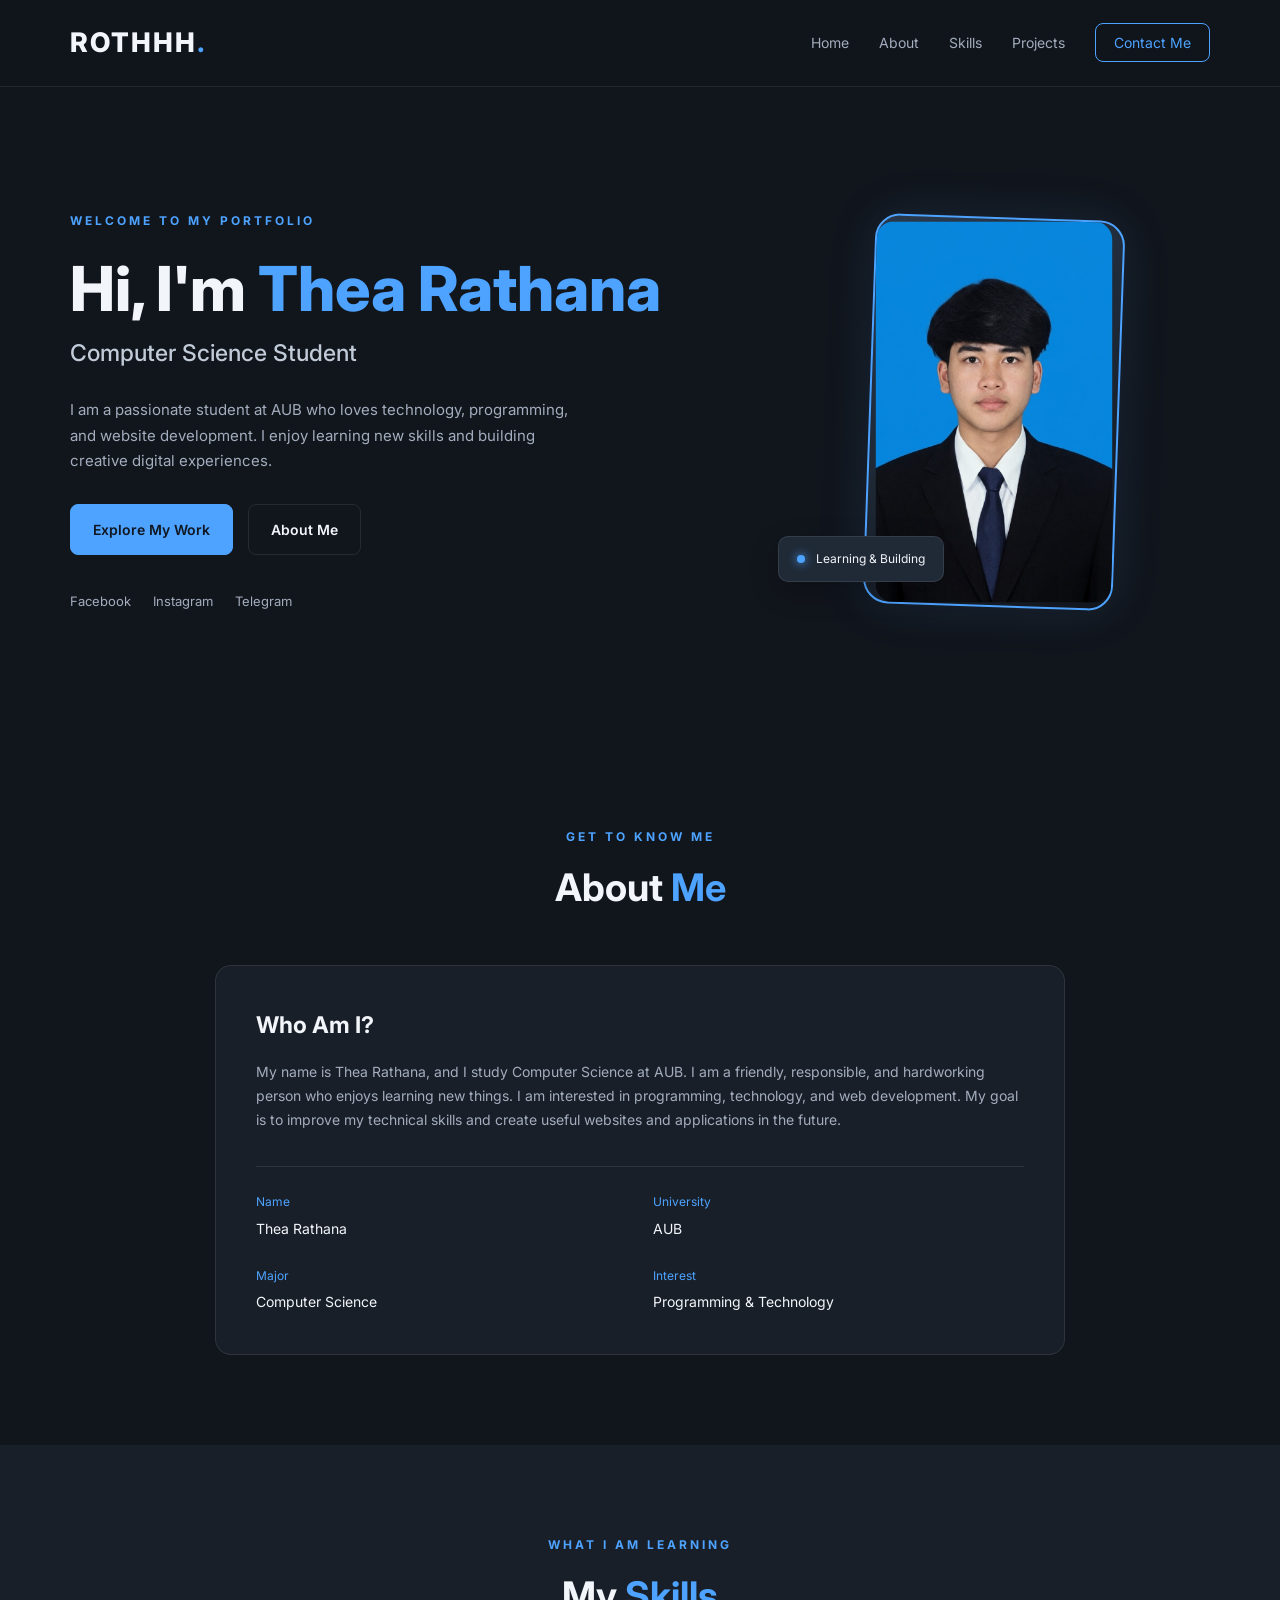
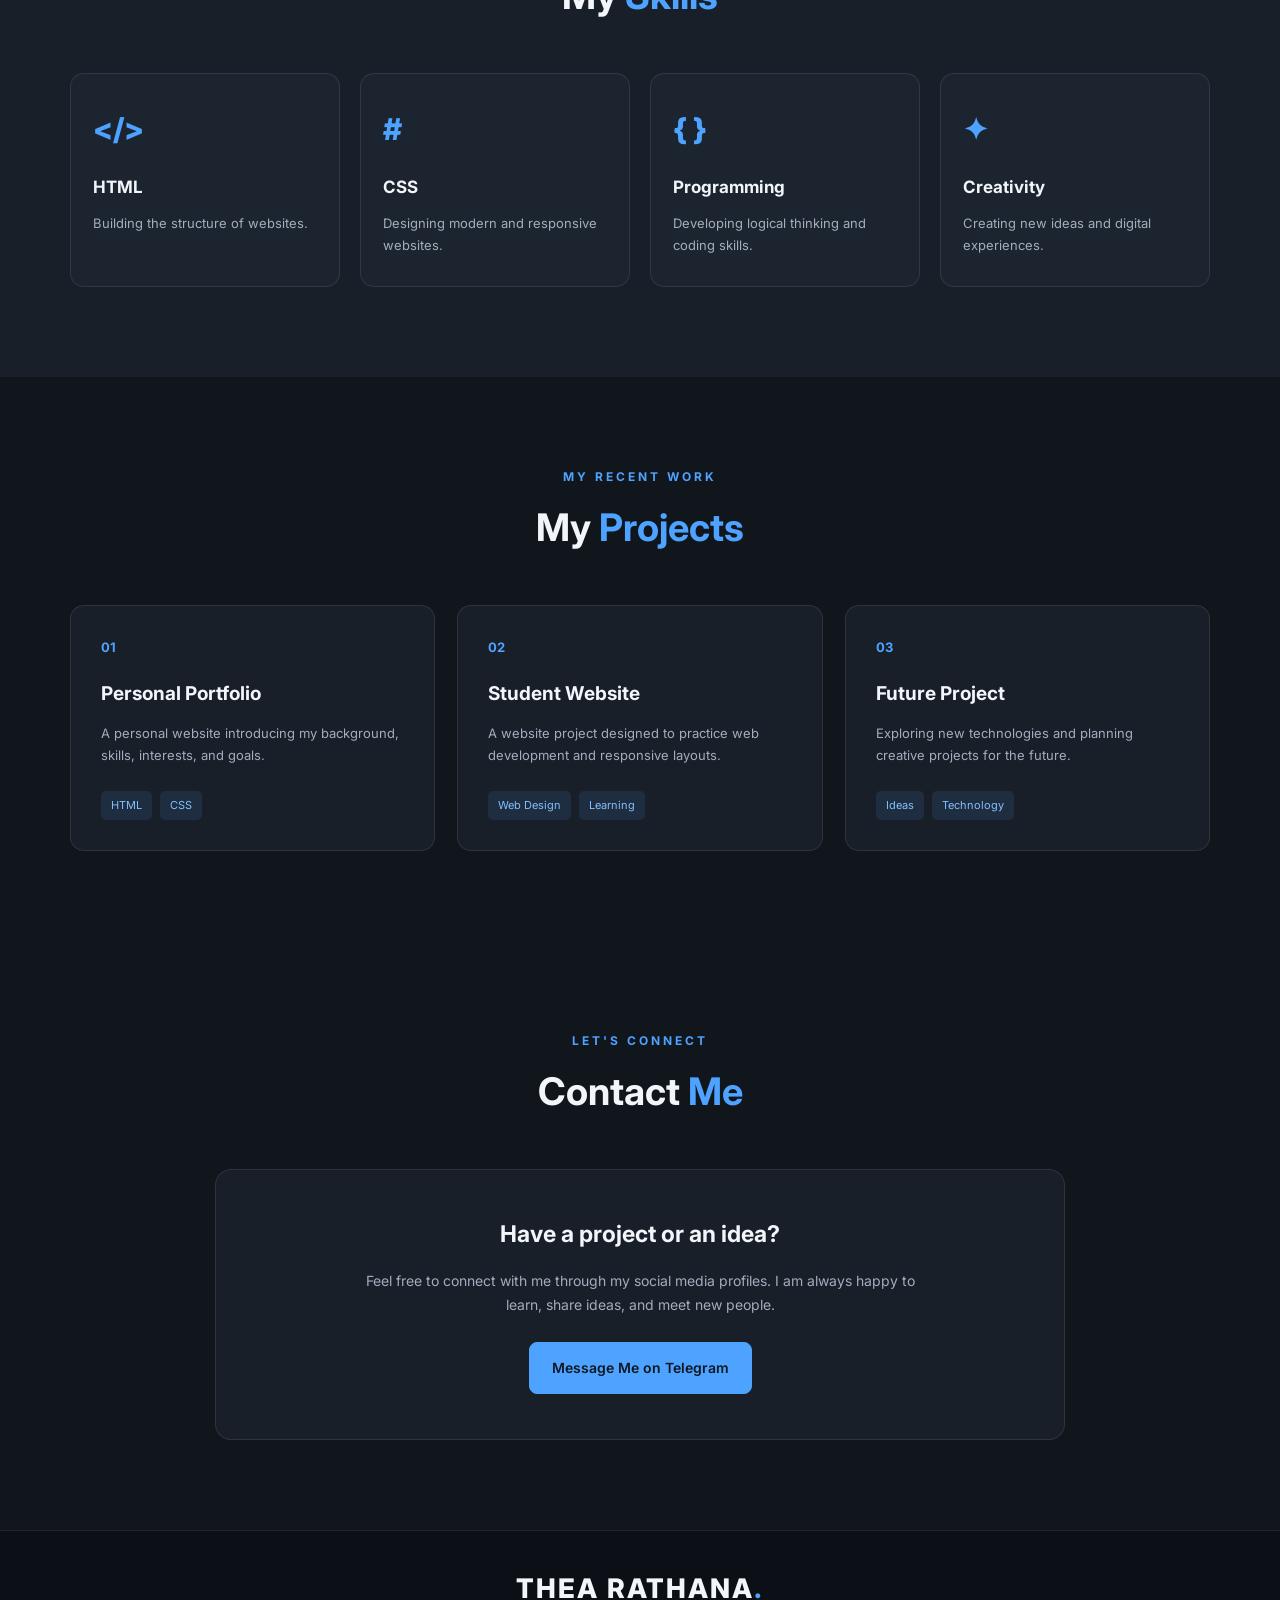
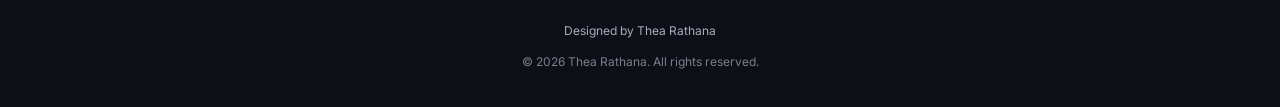
<file: index.html>
<!DOCTYPE html>
<html lang="en">

<head>
    <meta charset="UTF-8">
    <meta name="viewport" content="width=device-width, initial-scale=1.0">
    <title>Thea Rathana | Portfolio</title>
    <link rel="stylesheet" href="style.css">
    <meta name="description" content="Portfolio of Thea Rathana, web developer and designer.">
    <meta name="viewport" content="width=device-width, initial-scale=1">
    <link rel="icon" href="AUB.png">
</head>

<body>

    <!-- Navigation -->
    <header>
        <nav class="navbar">
            <a href="#" class="logo">ROTHHH<span>.</span></a>

            <ul class="nav-links">
                <li><a href="#home">Home</a></li>
                <li><a href="#about">About</a></li>
                <li><a href="#skills">Skills</a></li>
                <li><a href="#projects">Projects</a></li>
                <li><a href="#contact" class="contact-btn">Contact Me</a></li>
            </ul>
        </nav>
    </header>

    <!-- Home Section -->
    <section class="hero" id="home">

        <div class="hero-content">
            <p class="welcome">WELCOME TO MY PORTFOLIO</p>

            <h1>Hi, I'm <span>Thea Rathana</span></h1>

            <h2>Computer Science Student</h2>

            <p class="description">
                I am a passionate student at AUB who loves technology,
                programming, and website development. I enjoy learning
                new skills and building creative digital experiences.
            </p>

            <div class="hero-buttons">
                <a href="#projects" class="primary-btn">Explore My Work</a>
                <a href="#about" class="secondary-btn">About Me</a>
            </div>

            <div class="social-links">
                <a href="https://www.facebook.com/share/1F8FRuPUrd/?mibextid=wwXIfr" target="_blank">Facebook</a>
                <a href="https://www.instagram.com/roth_4nov?vrfl=dm1seHZwNWxrZ3p1&utm_source=qr"
                    target="_blank">Instagram</a>
                <a href="https://t.me/Roth_411" target="_blank">Telegram</a>
            </div>
        </div>

        <div class="hero-image">
            <div class="image-frame">
                <!-- Replace profile.jpg with your picture -->
                <img src="me.JPG" alt="Thea Rathana Profile Picture">
            </div>

            <div class="floating-card">
                <span class="status-dot"></span>
                Learning & Building
            </div>
        </div>

    </section>

    <!-- About Section -->
    <section class="section" id="about">
        <div class="section-heading">
            <p>GET TO KNOW ME</p>
            <h2>About <span>Me</span></h2>
        </div>

        <div class="about-card">
            <h3>Who Am I?</h3>

            <p>
                My name is Thea Rathana, and I study Computer Science
                at AUB. I am a friendly, responsible, and hardworking
                person who enjoys learning new things. I am interested
                in programming, technology, and web development.
                My goal is to improve my technical skills and create
                useful websites and applications in the future.
            </p>

            <div class="about-info">
                <div>
                    <span class="info-label">Name</span>
                    <span>Thea Rathana</span>
                </div>

                <div>
                    <span class="info-label">University</span>
                    <span>AUB</span>
                </div>

                <div>
                    <span class="info-label">Major</span>
                    <span>Computer Science</span>
                </div>

                <div>
                    <span class="info-label">Interest</span>
                    <span>Programming & Technology</span>
                </div>
            </div>
        </div>
    </section>

    <!-- Skills Section -->
    <section class="section skills-section" id="skills">
        <div class="section-heading">
            <p>WHAT I AM LEARNING</p>
            <h2>My <span>Skills</span></h2>
        </div>

        <div class="skills-grid">

            <div class="skill-card">
                <div class="skill-icon">&lt;/&gt;</div>
                <h3>HTML</h3>
                <p>Building the structure of websites.</p>
            </div>

            <div class="skill-card">
                <div class="skill-icon">#</div>
                <h3>CSS</h3>
                <p>Designing modern and responsive websites.</p>
            </div>

            <div class="skill-card">
                <div class="skill-icon">{ }</div>
                <h3>Programming</h3>
                <p>Developing logical thinking and coding skills.</p>
            </div>

            <div class="skill-card">
                <div class="skill-icon">✦</div>
                <h3>Creativity</h3>
                <p>Creating new ideas and digital experiences.</p>
            </div>

        </div>
    </section>

    <!-- Projects Section -->
    <section class="section" id="projects">
        <div class="section-heading">
            <p>MY RECENT WORK</p>
            <h2>My <span>Projects</span></h2>
        </div>

        <div class="projects-grid">

            <div class="project-card">
                <div class="project-number">01</div>
                <h3>Personal Portfolio</h3>
                <p>
                    A personal website introducing my background,
                    skills, interests, and goals.
                </p>
                <div class="tags">
                    <span>HTML</span>
                    <span>CSS</span>
                </div>
            </div>

            <div class="project-card">
                <div class="project-number">02</div>
                <h3>Student Website</h3>
                <p>
                    A website project designed to practice
                    web development and responsive layouts.
                </p>
                <div class="tags">
                    <span>Web Design</span>
                    <span>Learning</span>
                </div>
            </div>

            <div class="project-card">
                <div class="project-number">03</div>
                <h3>Future Project</h3>
                <p>
                    Exploring new technologies and planning
                    creative projects for the future.
                </p>
                <div class="tags">
                    <span>Ideas</span>
                    <span>Technology</span>
                </div>
            </div>

        </div>
    </section>

    <!-- Contact Section -->
    <section class="section contact-section" id="contact">
        <div class="section-heading">
            <p>LET'S CONNECT</p>
            <h2>Contact <span>Me</span></h2>
        </div>

        <div class="contact-card">
            <h3>Have a project or an idea?</h3>

            <p>
                Feel free to connect with me through my social
                media profiles. I am always happy to learn,
                share ideas, and meet new people.
            </p>

            <a href="https://t.me/Roth_411" target="_blank" class="primary-btn">
                Message Me on Telegram
            </a>
        </div>
    </section>

    <!-- Footer -->
    <footer>
        <a href="#home" class="logo">THEA RATHANA<span>.</span></a>

        <p>Designed by Thea Rathana</p>

        <p class="copyright">
            &copy; 2026 Thea Rathana. All rights reserved.
        </p>
    </footer>

</body>

</html>
</file>
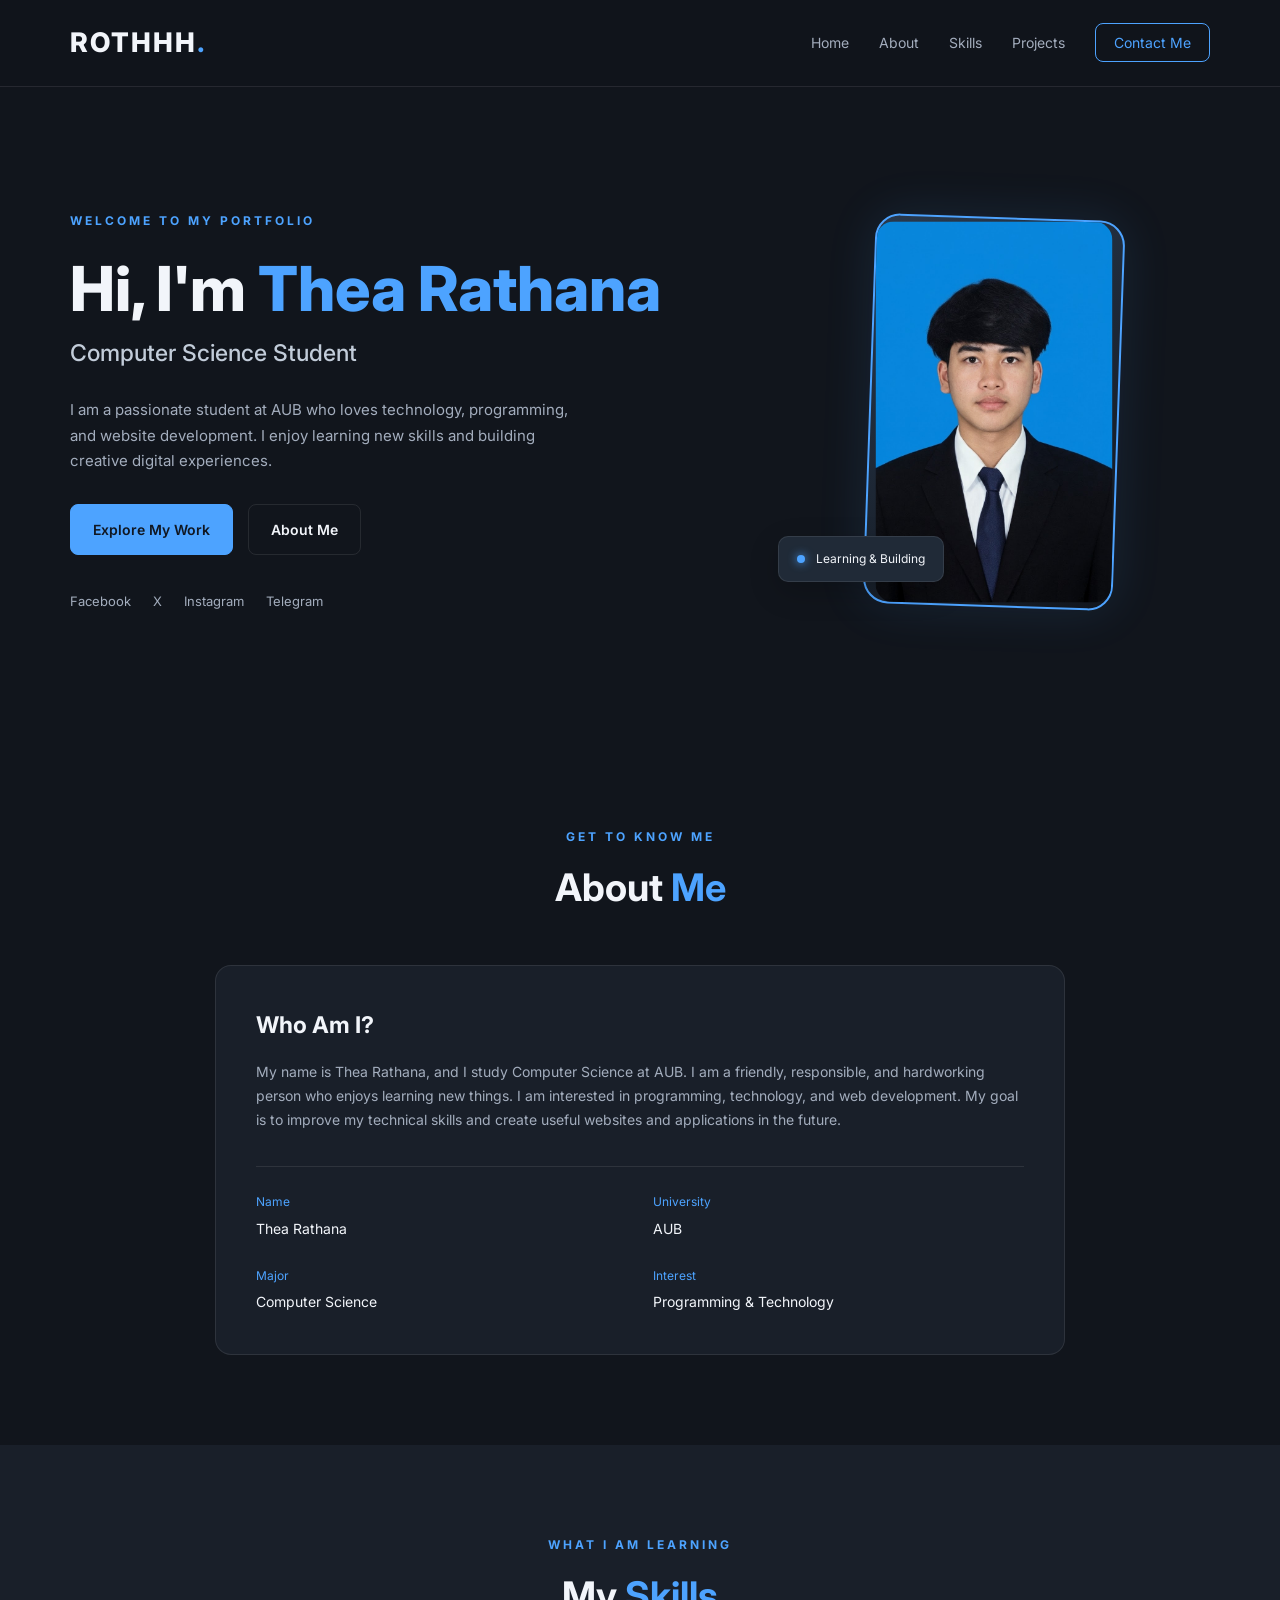
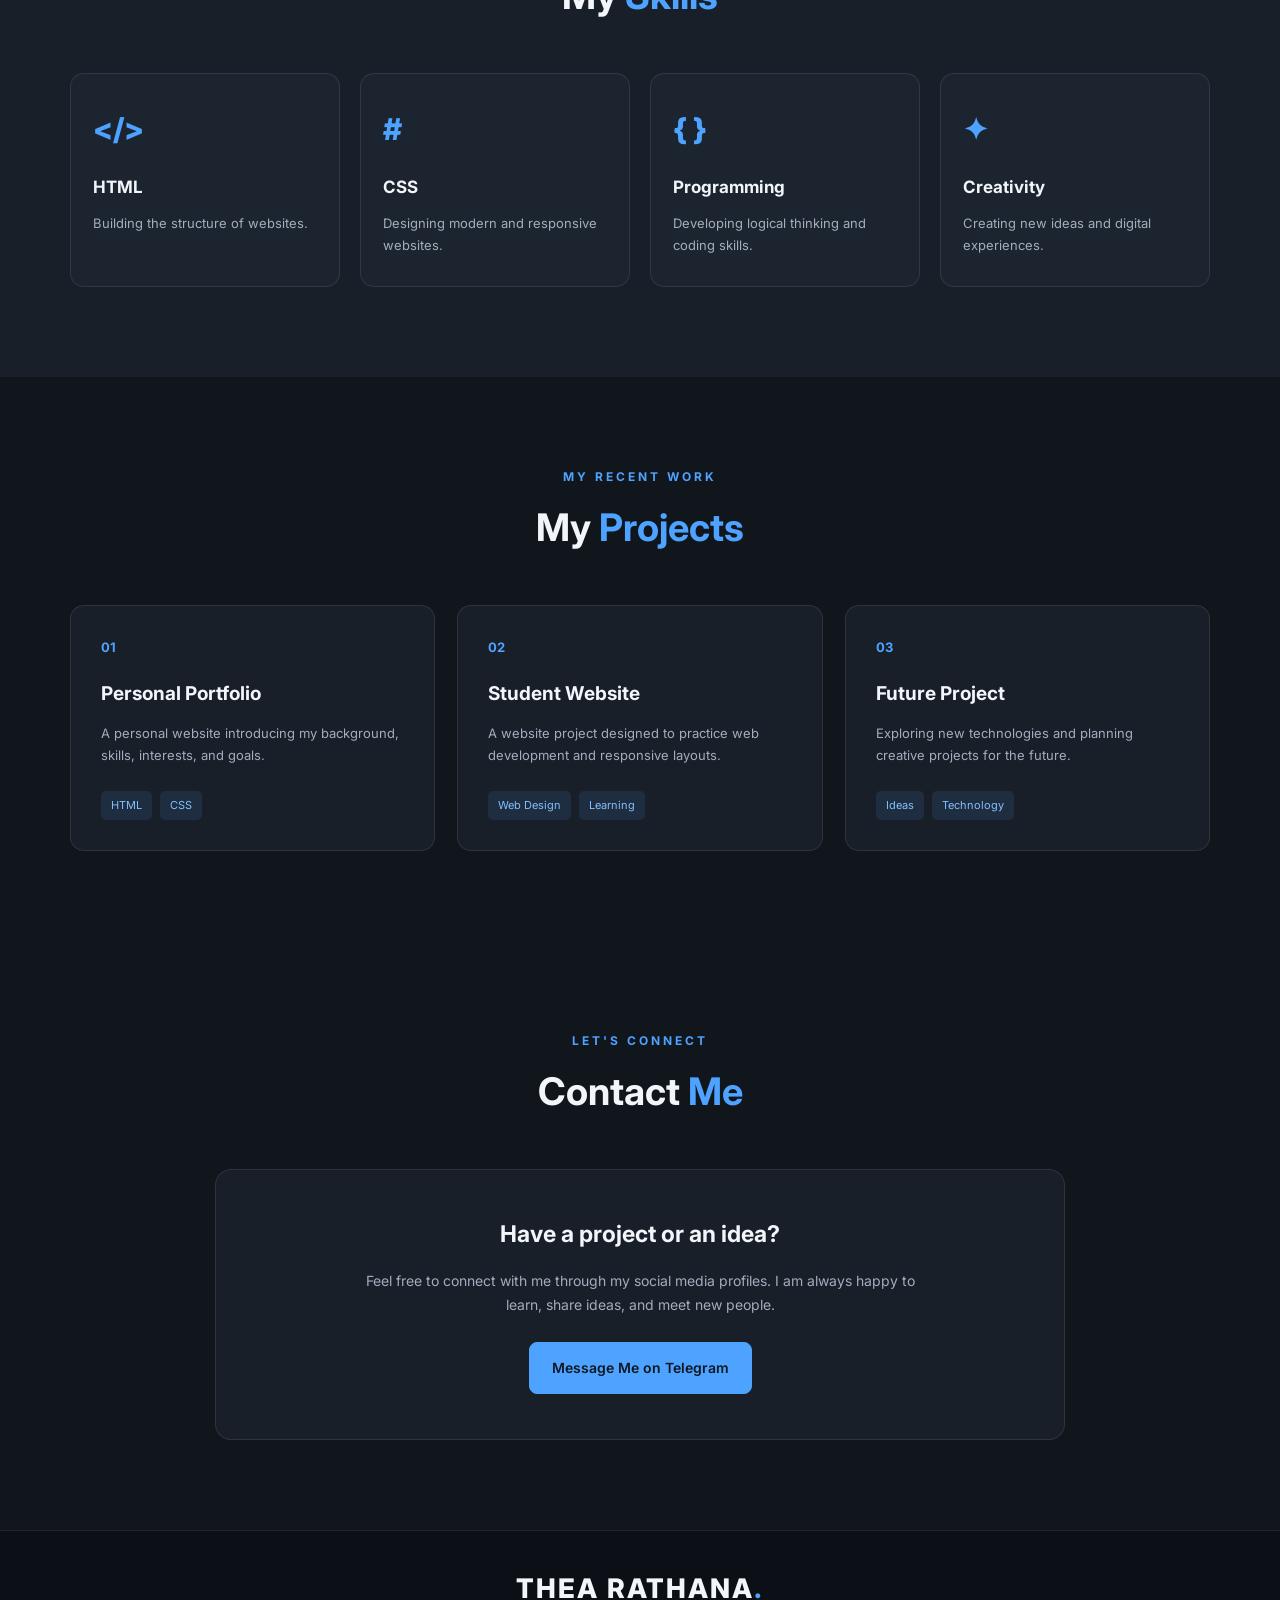
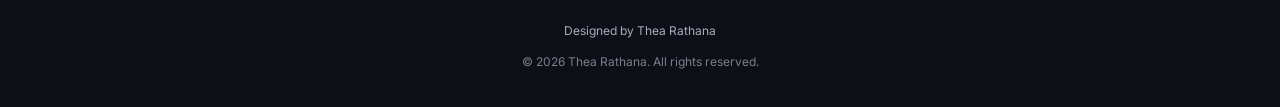
<file: basic.html>
<!DOCTYPE html>
<html lang="en">

<head>
    <meta charset="UTF-8">
    <meta name="viewport" content="width=device-width, initial-scale=1.0">
    <title>Thea Rathana | Portfolio</title>
    <link rel="stylesheet" href="basic.css">
    <meta name="description" content="Portfolio of Thea Rathana, web developer and designer.">
    <meta name="viewport" content="width=device-width, initial-scale=1">
</head>

<body>

    <!-- Navigation -->
    <header>
        <nav class="navbar">
            <a href="#" class="logo">ROTHHH<span>.</span></a>

            <ul class="nav-links">
                <li><a href="#home">Home</a></li>
                <li><a href="#about">About</a></li>
                <li><a href="#skills">Skills</a></li>
                <li><a href="#projects">Projects</a></li>
                <li><a href="#contact" class="contact-btn">Contact Me</a></li>
            </ul>
        </nav>
    </header>

    <!-- Home Section -->
    <section class="hero" id="home">

        <div class="hero-content">
            <p class="welcome">WELCOME TO MY PORTFOLIO</p>

            <h1>Hi, I'm <span>Thea Rathana</span></h1>

            <h2>Computer Science Student</h2>

            <p class="description">
                I am a passionate student at AUB who loves technology,
                programming, and website development. I enjoy learning
                new skills and building creative digital experiences.
            </p>

            <div class="hero-buttons">
                <a href="#projects" class="primary-btn">Explore My Work</a>
                <a href="#about" class="secondary-btn">About Me</a>
            </div>

            <div class="social-links">
                <a href="https://facebook.com/" target="_blank">Facebook</a>
                <a href="https://x.com/" target="_blank">X</a>
                <a href="https://linkedin.com/" target="_blank">Instagram</a>
                <a href="https://t.me/Roth_411" target="_blank">Telegram</a>
            </div>
        </div>

        <div class="hero-image">
            <div class="image-frame">
                <!-- Replace profile.jpg with your picture -->
                <img src="me.JPG" alt="Thea Rathana Profile Picture">
            </div>

            <div class="floating-card">
                <span class="status-dot"></span>
                Learning & Building
            </div>
        </div>

    </section>

    <!-- About Section -->
    <section class="section" id="about">
        <div class="section-heading">
            <p>GET TO KNOW ME</p>
            <h2>About <span>Me</span></h2>
        </div>

        <div class="about-card">
            <h3>Who Am I?</h3>

            <p>
                My name is Thea Rathana, and I study Computer Science
                at AUB. I am a friendly, responsible, and hardworking
                person who enjoys learning new things. I am interested
                in programming, technology, and web development.
                My goal is to improve my technical skills and create
                useful websites and applications in the future.
            </p>

            <div class="about-info">
                <div>
                    <span class="info-label">Name</span>
                    <span>Thea Rathana</span>
                </div>

                <div>
                    <span class="info-label">University</span>
                    <span>AUB</span>
                </div>

                <div>
                    <span class="info-label">Major</span>
                    <span>Computer Science</span>
                </div>

                <div>
                    <span class="info-label">Interest</span>
                    <span>Programming & Technology</span>
                </div>
            </div>
        </div>
    </section>

    <!-- Skills Section -->
    <section class="section skills-section" id="skills">
        <div class="section-heading">
            <p>WHAT I AM LEARNING</p>
            <h2>My <span>Skills</span></h2>
        </div>

        <div class="skills-grid">

            <div class="skill-card">
                <div class="skill-icon">&lt;/&gt;</div>
                <h3>HTML</h3>
                <p>Building the structure of websites.</p>
            </div>

            <div class="skill-card">
                <div class="skill-icon">#</div>
                <h3>CSS</h3>
                <p>Designing modern and responsive websites.</p>
            </div>

            <div class="skill-card">
                <div class="skill-icon">{ }</div>
                <h3>Programming</h3>
                <p>Developing logical thinking and coding skills.</p>
            </div>

            <div class="skill-card">
                <div class="skill-icon">✦</div>
                <h3>Creativity</h3>
                <p>Creating new ideas and digital experiences.</p>
            </div>

        </div>
    </section>

    <!-- Projects Section -->
    <section class="section" id="projects">
        <div class="section-heading">
            <p>MY RECENT WORK</p>
            <h2>My <span>Projects</span></h2>
        </div>

        <div class="projects-grid">

            <div class="project-card">
                <div class="project-number">01</div>
                <h3>Personal Portfolio</h3>
                <p>
                    A personal website introducing my background,
                    skills, interests, and goals.
                </p>
                <div class="tags">
                    <span>HTML</span>
                    <span>CSS</span>
                </div>
            </div>

            <div class="project-card">
                <div class="project-number">02</div>
                <h3>Student Website</h3>
                <p>
                    A website project designed to practice
                    web development and responsive layouts.
                </p>
                <div class="tags">
                    <span>Web Design</span>
                    <span>Learning</span>
                </div>
            </div>

            <div class="project-card">
                <div class="project-number">03</div>
                <h3>Future Project</h3>
                <p>
                    Exploring new technologies and planning
                    creative projects for the future.
                </p>
                <div class="tags">
                    <span>Ideas</span>
                    <span>Technology</span>
                </div>
            </div>

        </div>
    </section>

    <!-- Contact Section -->
    <section class="section contact-section" id="contact">
        <div class="section-heading">
            <p>LET'S CONNECT</p>
            <h2>Contact <span>Me</span></h2>
        </div>

        <div class="contact-card">
            <h3>Have a project or an idea?</h3>

            <p>
                Feel free to connect with me through my social
                media profiles. I am always happy to learn,
                share ideas, and meet new people.
            </p>

            <a href="https://t.me/Roth_411" target="_blank" class="primary-btn">
                Message Me on Telegram
            </a>
        </div>
    </section>

    <!-- Footer -->
    <footer>
        <a href="#home" class="logo">THEA RATHANA<span>.</span></a>

        <p>Designed by Thea Rathana</p>

        <p class="copyright">
            &copy; 2026 Thea Rathana. All rights reserved.
        </p>
    </footer>

</body>

</html>
</file>
<file: style.css>
/* Google Font */
@import url('https://fonts.googleapis.com/css2?family=Inter:wght@400;500;600;700;800&display=swap');

/* Reset */
* {
    margin: 0;
    padding: 0;
    box-sizing: border-box;
    scroll-behavior: smooth;
}

:root {
    --bg: #11151c;
    --bg-light: #191f29;
    --card: #1c2430;
    --blue: #4da3ff;
    --blue-light: #82c0ff;
    --text: #f2f5fa;
    --muted: #a3adbd;
    --border: rgba(255, 255, 255, 0.09);
}

body {
    font-family: 'Inter', sans-serif;
    background: var(--bg);
    color: var(--text);
    line-height: 1.7;
}

/* Navigation */
header {
    position: sticky;
    top: 0;
    z-index: 100;
    background: rgba(17, 21, 28, 0.9);
    backdrop-filter: blur(15px);
    border-bottom: 1px solid var(--border);
}

.navbar {
    max-width: 1200px;
    margin: auto;
    padding: 20px 30px;
    display: flex;
    align-items: center;
    justify-content: space-between;
}

.logo {
    color: var(--text);
    font-size: 27px;
    font-weight: 800;
    text-decoration: none;
    letter-spacing: 2px;
}

.logo span {
    color: var(--blue);
}

.nav-links {
    display: flex;
    align-items: center;
    gap: 30px;
    list-style: none;
}

.nav-links a {
    text-decoration: none;
    color: var(--muted);
    font-size: 14px;
    transition: 0.3s;
}

.nav-links a:hover {
    color: var(--blue);
}

.nav-links .contact-btn {
    color: var(--blue);
    border: 1px solid var(--blue);
    padding: 10px 18px;
    border-radius: 8px;
}

.nav-links .contact-btn:hover {
    background: var(--blue);
    color: #11151c;
}

/* Hero */
.hero {
    max-width: 1200px;
    min-height: 650px;
    margin: auto;
    padding: 90px 30px;
    display: grid;
    grid-template-columns: 1.2fr 0.8fr;
    align-items: center;
    gap: 60px;
}

.welcome,
.section-heading>p {
    color: var(--blue);
    font-size: 12px;
    font-weight: 700;
    letter-spacing: 3px;
}

.hero h1 {
    margin: 20px 0 8px;
    font-size: clamp(38px, 5vw, 62px);
    line-height: 1.2;
    font-weight: 800;
}

.hero h1 span,
.section-heading h2 span {
    color: var(--blue);
}

.hero h2 {
    font-size: 23px;
    font-weight: 500;
    color: #c2ccd9;
}

.description {
    color: var(--muted);
    max-width: 520px;
    margin: 24px 0 30px;
    font-size: 15px;
}

.hero-buttons {
    display: flex;
    gap: 15px;
    flex-wrap: wrap;
}

.primary-btn,
.secondary-btn {
    display: inline-block;
    text-decoration: none;
    padding: 13px 22px;
    border-radius: 8px;
    font-size: 14px;
    font-weight: 600;
    transition: 0.3s;
}

.primary-btn {
    background: var(--blue);
    color: #101722;
    border: 1px solid var(--blue);
}

.primary-btn:hover {
    background: var(--blue-light);
    transform: translateY(-3px);
    box-shadow: 0 8px 25px rgba(77, 163, 255, 0.2);
}

.secondary-btn {
    color: var(--text);
    border: 1px solid var(--border);
}

.secondary-btn:hover {
    border-color: var(--blue);
    color: var(--blue);
}

.social-links {
    display: flex;
    gap: 22px;
    flex-wrap: wrap;
    margin-top: 35px;
}

.social-links a {
    color: var(--muted);
    font-size: 13px;
    text-decoration: none;
    transition: 0.3s;
}

.social-links a:hover {
    color: var(--blue);
}

/* Profile Image */
.hero-image {
    position: relative;
    display: flex;
    align-items: center;
    justify-content: center;
}

.image-frame {
    width: 250px;
    height: 390px;
    padding: 8px;
    border: 2px solid var(--blue);
    border-radius: 25px;
    background: linear-gradient(145deg, #29394d, #11151c);
    box-shadow: 0 0 50px rgba(77, 163, 255, 0.12);
    transform: rotate(2deg);
    overflow: hidden;
}

.image-frame img {
    width: 100%;
    height: 100%;
    object-fit: cover;
    border-radius: 18px;
    transform: rotate(-2deg) scale(1.03);
}

.floating-card {
    position: absolute;
    bottom: 25px;
    left: 0;
    padding: 12px 18px;
    background: #202a37;
    border: 1px solid var(--border);
    border-radius: 10px;
    font-size: 12px;
    box-shadow: 0 10px 30px rgba(0, 0, 0, 0.2);
}

.status-dot {
    display: inline-block;
    width: 8px;
    height: 8px;
    margin-right: 8px;
    background: #4da3ff;
    border-radius: 50%;
    box-shadow: 0 0 10px var(--blue);
}

/* General Sections */
.section {
    padding: 90px 30px;
    max-width: 1200px;
    margin: auto;
}

.section-heading {
    text-align: center;
    margin-bottom: 45px;
}

.section-heading h2 {
    font-size: 38px;
    margin-top: 8px;
}

.about-card,
.contact-card {
    max-width: 850px;
    margin: auto;
    padding: 40px;
    background: var(--bg-light);
    border: 1px solid var(--border);
    border-radius: 16px;
}

.about-card h3,
.contact-card h3 {
    font-size: 23px;
    margin-bottom: 15px;
}

.about-card>p,
.contact-card>p {
    color: var(--muted);
    font-size: 14px;
}

.about-info {
    display: grid;
    grid-template-columns: repeat(2, 1fr);
    gap: 25px;
    margin-top: 35px;
    padding-top: 25px;
    border-top: 1px solid var(--border);
}

.about-info div {
    display: flex;
    flex-direction: column;
    gap: 4px;
    font-size: 14px;
}

.info-label {
    color: var(--blue);
    font-size: 12px;
}

/* Skills */
.skills-section {
    max-width: none;
    background: var(--bg-light);
}

.skills-section .section-heading,
.skills-grid {
    max-width: 1140px;
    margin-left: auto;
    margin-right: auto;
}

.skills-grid {
    display: grid;
    grid-template-columns: repeat(4, 1fr);
    gap: 20px;
}

.skill-card {
    padding: 30px 22px;
    background: var(--card);
    border: 1px solid var(--border);
    border-radius: 14px;
    transition: 0.3s;
}

.skill-card:hover,
.project-card:hover {
    transform: translateY(-6px);
    border-color: var(--blue);
}

.skill-icon {
    color: var(--blue);
    font-size: 30px;
    font-weight: 800;
    margin-bottom: 18px;
}

.skill-card h3 {
    font-size: 17px;
    margin-bottom: 10px;
}

.skill-card p {
    color: var(--muted);
    font-size: 13px;
}

/* Projects */
.projects-grid {
    display: grid;
    grid-template-columns: repeat(3, 1fr);
    gap: 22px;
}

.project-card {
    position: relative;
    padding: 30px;
    background: var(--bg-light);
    border: 1px solid var(--border);
    border-radius: 14px;
    transition: 0.3s;
}

.project-number {
    color: var(--blue);
    font-size: 13px;
    font-weight: 700;
    margin-bottom: 20px;
}

.project-card h3 {
    font-size: 19px;
    margin-bottom: 12px;
}

.project-card p {
    color: var(--muted);
    font-size: 13px;
}

.tags {
    display: flex;
    gap: 8px;
    flex-wrap: wrap;
    margin-top: 25px;
}

.tags span {
    color: var(--blue-light);
    background: rgba(77, 163, 255, 0.1);
    padding: 5px 10px;
    border-radius: 5px;
    font-size: 11px;
}

/* Contact */
.contact-section {
    text-align: center;
}

.contact-card {
    padding: 45px;
}

.contact-card p {
    max-width: 550px;
    margin: 0 auto 25px;
}

/* Footer */
footer {
    display: flex;
    flex-direction: column;
    align-items: center;
    gap: 10px;
    padding: 35px 20px;
    background: #0c1016;
    border-top: 1px solid var(--border);
    text-align: center;
}

footer p {
    color: var(--muted);
    font-size: 12px;
}

.copyright {
    opacity: 0.7;
}

/* Responsive Design */
@media (max-width: 900px) {
    .hero {
        grid-template-columns: 1fr;
        text-align: center;
        gap: 55px;
    }

    .description {
        margin-left: auto;
        margin-right: auto;
    }

    .hero-buttons,
    .social-links {
        justify-content: center;
    }

    .hero-image {
        margin: 0 auto;
    }

    .floating-card {
        left: -10px;
    }

    .skills-grid {
        grid-template-columns: repeat(2, 1fr);
    }

    .projects-grid {
        grid-template-columns: repeat(2, 1fr);
    }
}

@media (max-width: 600px) {
    .navbar {
        padding: 18px 20px;
        flex-direction: column;
        gap: 18px;
    }

    .nav-links {
        justify-content: center;
        flex-wrap: wrap;
        gap: 15px;
    }

    .nav-links a {
        font-size: 12px;
    }

    .hero {
        padding: 65px 20px;
    }

    .hero h1 {
        font-size: 37px;
    }

    .hero h2 {
        font-size: 18px;
    }

    .image-frame {
        width: 260px;
        height: 320px;
    }

    .section {
        padding: 65px 20px;
    }

    .section-heading h2 {
        font-size: 31px;
    }

    .about-card,
    .contact-card {
        padding: 25px;
    }

    .about-info {
        grid-template-columns: 1fr;
        gap: 18px;
    }

    .skills-grid,
    .projects-grid {
        grid-template-columns: 1fr;
    }

    .floating-card {
        left: -5px;
        bottom: 15px;
    }
}
</file>
<file: basic.css>
/* Google Font */
@import url('https://fonts.googleapis.com/css2?family=Inter:wght@400;500;600;700;800&display=swap');

/* Reset */
* {
    margin: 0;
    padding: 0;
    box-sizing: border-box;
    scroll-behavior: smooth;
}

:root {
    --bg: #11151c;
    --bg-light: #191f29;
    --card: #1c2430;
    --blue: #4da3ff;
    --blue-light: #82c0ff;
    --text: #f2f5fa;
    --muted: #a3adbd;
    --border: rgba(255, 255, 255, 0.09);
}

body {
    font-family: 'Inter', sans-serif;
    background: var(--bg);
    color: var(--text);
    line-height: 1.7;
}

/* Navigation */
header {
    position: sticky;
    top: 0;
    z-index: 100;
    background: rgba(17, 21, 28, 0.9);
    backdrop-filter: blur(15px);
    border-bottom: 1px solid var(--border);
}

.navbar {
    max-width: 1200px;
    margin: auto;
    padding: 20px 30px;
    display: flex;
    align-items: center;
    justify-content: space-between;
}

.logo {
    color: var(--text);
    font-size: 27px;
    font-weight: 800;
    text-decoration: none;
    letter-spacing: 2px;
}

.logo span {
    color: var(--blue);
}

.nav-links {
    display: flex;
    align-items: center;
    gap: 30px;
    list-style: none;
}

.nav-links a {
    text-decoration: none;
    color: var(--muted);
    font-size: 14px;
    transition: 0.3s;
}

.nav-links a:hover {
    color: var(--blue);
}

.nav-links .contact-btn {
    color: var(--blue);
    border: 1px solid var(--blue);
    padding: 10px 18px;
    border-radius: 8px;
}

.nav-links .contact-btn:hover {
    background: var(--blue);
    color: #11151c;
}

/* Hero */
.hero {
    max-width: 1200px;
    min-height: 650px;
    margin: auto;
    padding: 90px 30px;
    display: grid;
    grid-template-columns: 1.2fr 0.8fr;
    align-items: center;
    gap: 60px;
}

.welcome,
.section-heading>p {
    color: var(--blue);
    font-size: 12px;
    font-weight: 700;
    letter-spacing: 3px;
}

.hero h1 {
    margin: 20px 0 8px;
    font-size: clamp(38px, 5vw, 62px);
    line-height: 1.2;
    font-weight: 800;
}

.hero h1 span,
.section-heading h2 span {
    color: var(--blue);
}

.hero h2 {
    font-size: 23px;
    font-weight: 500;
    color: #c2ccd9;
}

.description {
    color: var(--muted);
    max-width: 520px;
    margin: 24px 0 30px;
    font-size: 15px;
}

.hero-buttons {
    display: flex;
    gap: 15px;
    flex-wrap: wrap;
}

.primary-btn,
.secondary-btn {
    display: inline-block;
    text-decoration: none;
    padding: 13px 22px;
    border-radius: 8px;
    font-size: 14px;
    font-weight: 600;
    transition: 0.3s;
}

.primary-btn {
    background: var(--blue);
    color: #101722;
    border: 1px solid var(--blue);
}

.primary-btn:hover {
    background: var(--blue-light);
    transform: translateY(-3px);
    box-shadow: 0 8px 25px rgba(77, 163, 255, 0.2);
}

.secondary-btn {
    color: var(--text);
    border: 1px solid var(--border);
}

.secondary-btn:hover {
    border-color: var(--blue);
    color: var(--blue);
}

.social-links {
    display: flex;
    gap: 22px;
    flex-wrap: wrap;
    margin-top: 35px;
}

.social-links a {
    color: var(--muted);
    font-size: 13px;
    text-decoration: none;
    transition: 0.3s;
}

.social-links a:hover {
    color: var(--blue);
}

/* Profile Image */
.hero-image {
    position: relative;
    display: flex;
    align-items: center;
    justify-content: center;
}

.image-frame {
    width: 250px;
    height: 390px;
    padding: 8px;
    border: 2px solid var(--blue);
    border-radius: 25px;
    background: linear-gradient(145deg, #29394d, #11151c);
    box-shadow: 0 0 50px rgba(77, 163, 255, 0.12);
    transform: rotate(2deg);
    overflow: hidden;
}

.image-frame img {
    width: 100%;
    height: 100%;
    object-fit: cover;
    border-radius: 18px;
    transform: rotate(-2deg) scale(1.03);
}

.floating-card {
    position: absolute;
    bottom: 25px;
    left: 0;
    padding: 12px 18px;
    background: #202a37;
    border: 1px solid var(--border);
    border-radius: 10px;
    font-size: 12px;
    box-shadow: 0 10px 30px rgba(0, 0, 0, 0.2);
}

.status-dot {
    display: inline-block;
    width: 8px;
    height: 8px;
    margin-right: 8px;
    background: #4da3ff;
    border-radius: 50%;
    box-shadow: 0 0 10px var(--blue);
}

/* General Sections */
.section {
    padding: 90px 30px;
    max-width: 1200px;
    margin: auto;
}

.section-heading {
    text-align: center;
    margin-bottom: 45px;
}

.section-heading h2 {
    font-size: 38px;
    margin-top: 8px;
}

.about-card,
.contact-card {
    max-width: 850px;
    margin: auto;
    padding: 40px;
    background: var(--bg-light);
    border: 1px solid var(--border);
    border-radius: 16px;
}

.about-card h3,
.contact-card h3 {
    font-size: 23px;
    margin-bottom: 15px;
}

.about-card>p,
.contact-card>p {
    color: var(--muted);
    font-size: 14px;
}

.about-info {
    display: grid;
    grid-template-columns: repeat(2, 1fr);
    gap: 25px;
    margin-top: 35px;
    padding-top: 25px;
    border-top: 1px solid var(--border);
}

.about-info div {
    display: flex;
    flex-direction: column;
    gap: 4px;
    font-size: 14px;
}

.info-label {
    color: var(--blue);
    font-size: 12px;
}

/* Skills */
.skills-section {
    max-width: none;
    background: var(--bg-light);
}

.skills-section .section-heading,
.skills-grid {
    max-width: 1140px;
    margin-left: auto;
    margin-right: auto;
}

.skills-grid {
    display: grid;
    grid-template-columns: repeat(4, 1fr);
    gap: 20px;
}

.skill-card {
    padding: 30px 22px;
    background: var(--card);
    border: 1px solid var(--border);
    border-radius: 14px;
    transition: 0.3s;
}

.skill-card:hover,
.project-card:hover {
    transform: translateY(-6px);
    border-color: var(--blue);
}

.skill-icon {
    color: var(--blue);
    font-size: 30px;
    font-weight: 800;
    margin-bottom: 18px;
}

.skill-card h3 {
    font-size: 17px;
    margin-bottom: 10px;
}

.skill-card p {
    color: var(--muted);
    font-size: 13px;
}

/* Projects */
.projects-grid {
    display: grid;
    grid-template-columns: repeat(3, 1fr);
    gap: 22px;
}

.project-card {
    position: relative;
    padding: 30px;
    background: var(--bg-light);
    border: 1px solid var(--border);
    border-radius: 14px;
    transition: 0.3s;
}

.project-number {
    color: var(--blue);
    font-size: 13px;
    font-weight: 700;
    margin-bottom: 20px;
}

.project-card h3 {
    font-size: 19px;
    margin-bottom: 12px;
}

.project-card p {
    color: var(--muted);
    font-size: 13px;
}

.tags {
    display: flex;
    gap: 8px;
    flex-wrap: wrap;
    margin-top: 25px;
}

.tags span {
    color: var(--blue-light);
    background: rgba(77, 163, 255, 0.1);
    padding: 5px 10px;
    border-radius: 5px;
    font-size: 11px;
}

/* Contact */
.contact-section {
    text-align: center;
}

.contact-card {
    padding: 45px;
}

.contact-card p {
    max-width: 550px;
    margin: 0 auto 25px;
}

/* Footer */
footer {
    display: flex;
    flex-direction: column;
    align-items: center;
    gap: 10px;
    padding: 35px 20px;
    background: #0c1016;
    border-top: 1px solid var(--border);
    text-align: center;
}

footer p {
    color: var(--muted);
    font-size: 12px;
}

.copyright {
    opacity: 0.7;
}

/* Responsive Design */
@media (max-width: 900px) {
    .hero {
        grid-template-columns: 1fr;
        text-align: center;
        gap: 55px;
    }

    .description {
        margin-left: auto;
        margin-right: auto;
    }

    .hero-buttons,
    .social-links {
        justify-content: center;
    }

    .hero-image {
        margin: 0 auto;
    }

    .floating-card {
        left: -10px;
    }

    .skills-grid {
        grid-template-columns: repeat(2, 1fr);
    }

    .projects-grid {
        grid-template-columns: repeat(2, 1fr);
    }
}

@media (max-width: 600px) {
    .navbar {
        padding: 18px 20px;
        flex-direction: column;
        gap: 18px;
    }

    .nav-links {
        justify-content: center;
        flex-wrap: wrap;
        gap: 15px;
    }

    .nav-links a {
        font-size: 12px;
    }

    .hero {
        padding: 65px 20px;
    }

    .hero h1 {
        font-size: 37px;
    }

    .hero h2 {
        font-size: 18px;
    }

    .image-frame {
        width: 260px;
        height: 320px;
    }

    .section {
        padding: 65px 20px;
    }

    .section-heading h2 {
        font-size: 31px;
    }

    .about-card,
    .contact-card {
        padding: 25px;
    }

    .about-info {
        grid-template-columns: 1fr;
        gap: 18px;
    }

    .skills-grid,
    .projects-grid {
        grid-template-columns: 1fr;
    }

    .floating-card {
        left: -5px;
        bottom: 15px;
    }
}
</file>
